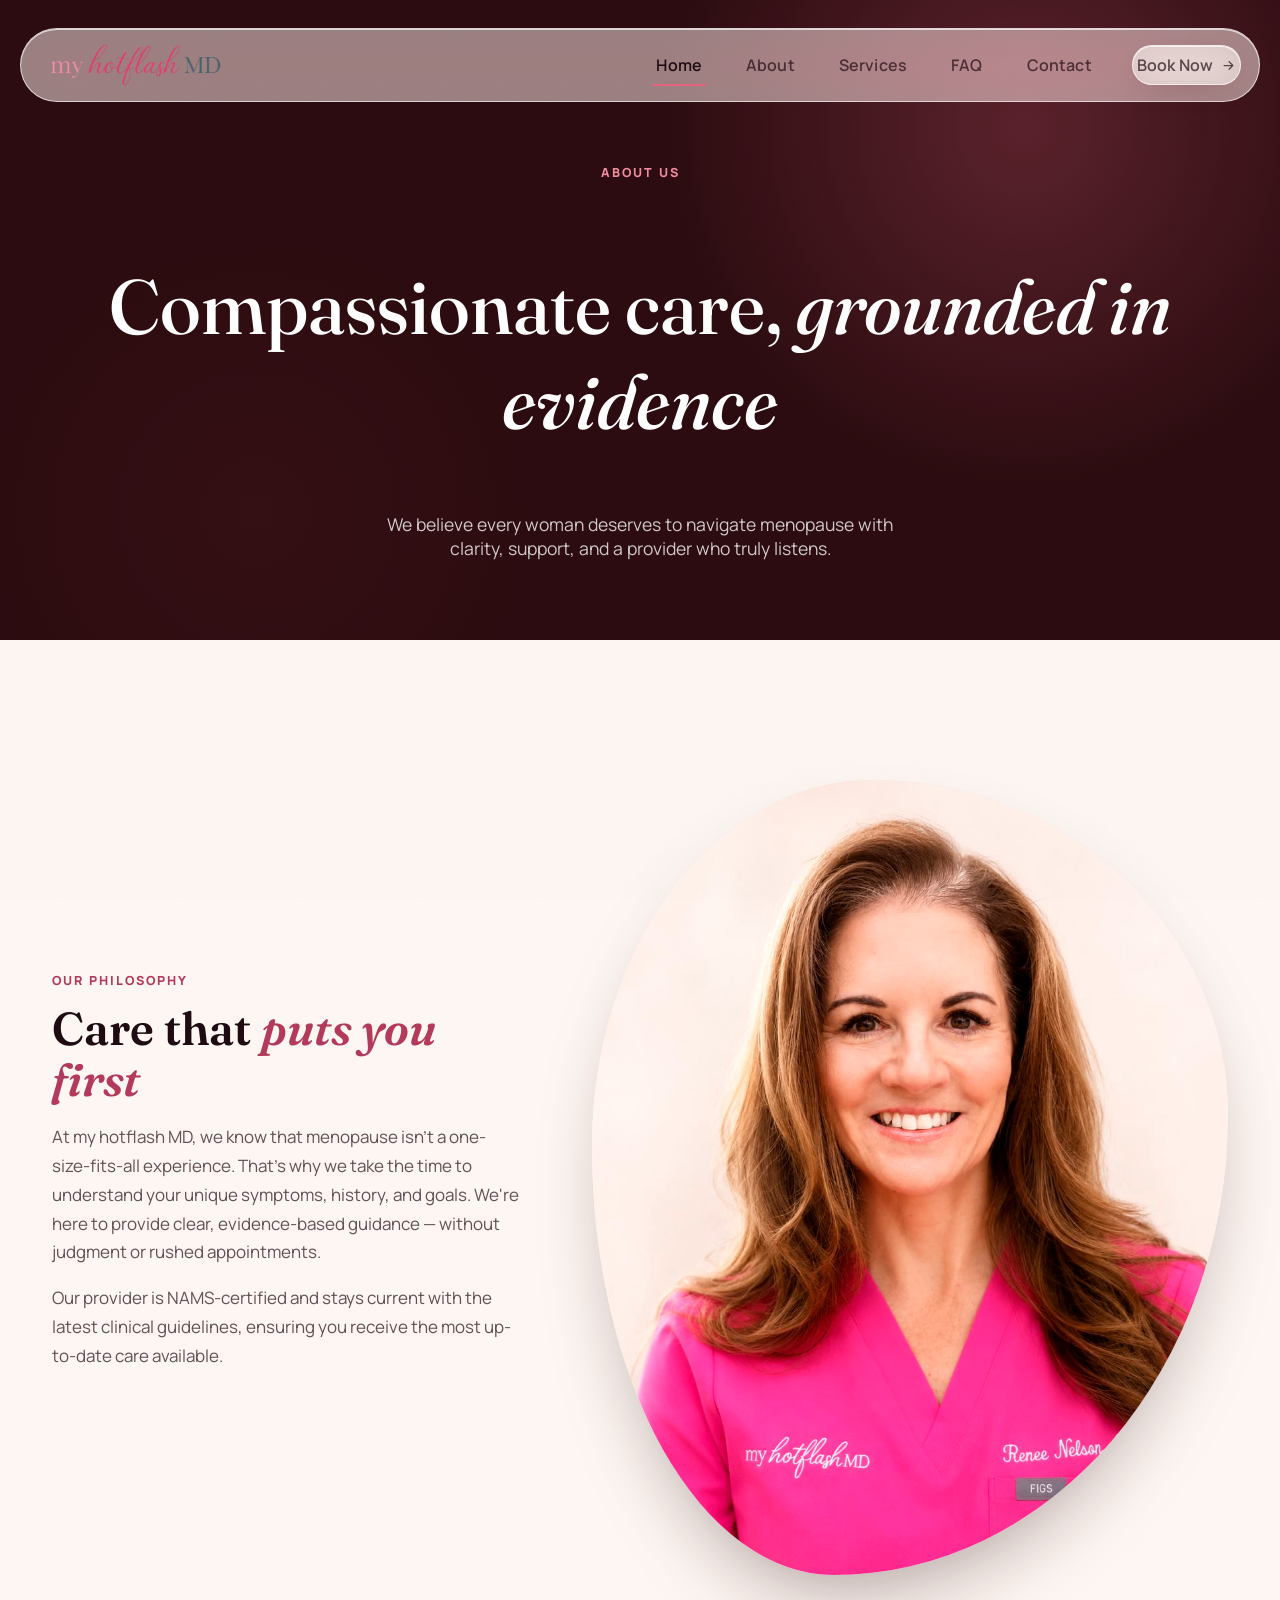
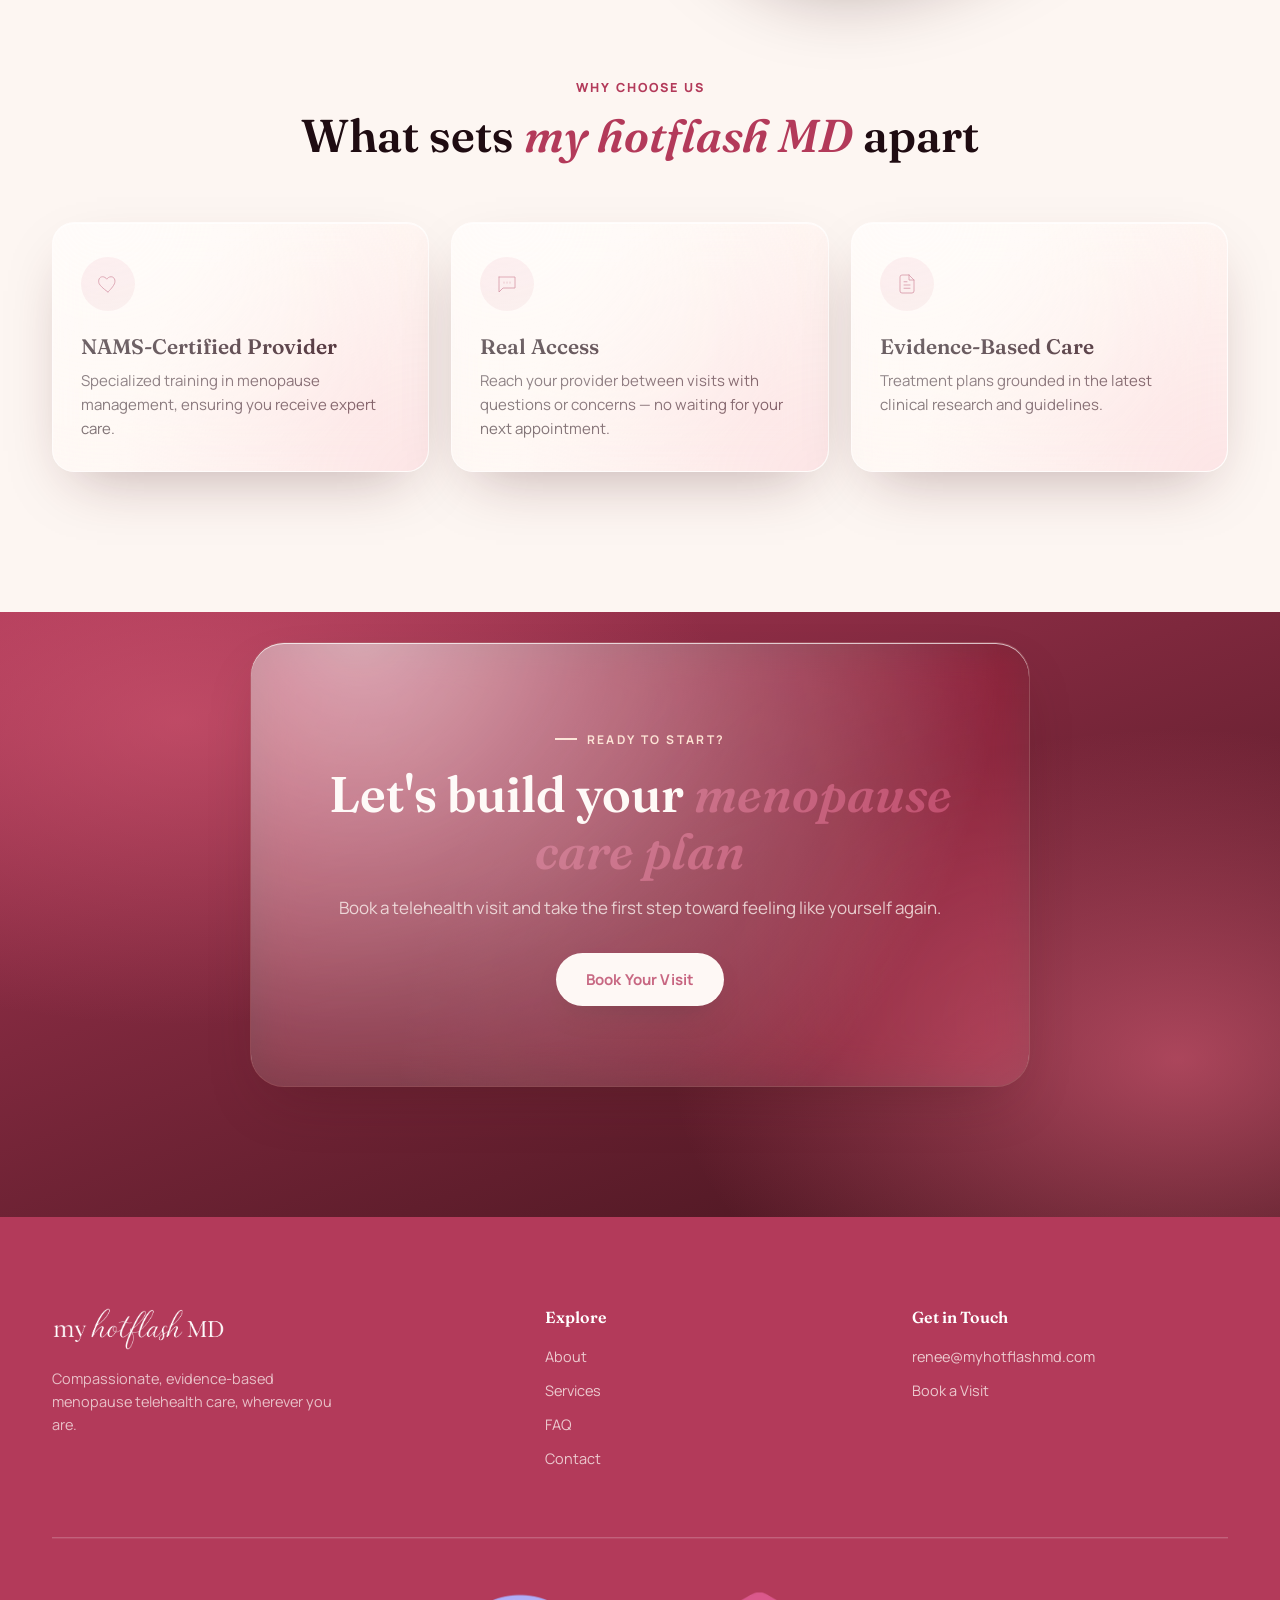
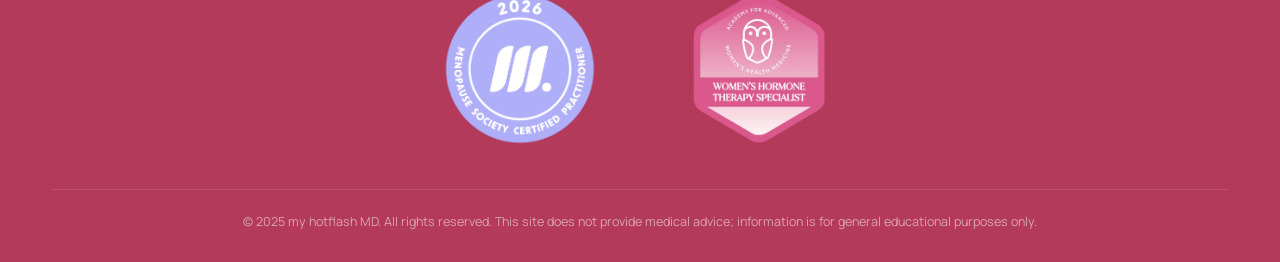
<file: about.html>
<!DOCTYPE html>
<html lang="en">
<head>
  <meta charset="UTF-8" />
  <meta name="viewport" content="width=device-width, initial-scale=1.0" />
  <title>About · my hotflash MD</title>
  <meta name="description" content="Learn about my hotflash MD and our compassionate approach to menopause care." />
  <link rel="icon" href="data:image/svg+xml,%3Csvg xmlns='http://www.w3.org/2000/svg' viewBox='0 0 100 100'%3E%3Ccircle cx='50' cy='50' r='46' fill='%23e5637f'/%3E%3Cpath d='M34 42c4-6 12-8 18-4 6-4 14-2 18 4-2 8-8 14-18 18-10-4-16-10-18-18z' fill='%23fbdce3'/%3E%3C/svg%3E" />
  <link rel="preconnect" href="https://fonts.googleapis.com" />
  <link rel="preconnect" href="https://fonts.gstatic.com" crossorigin />
  <link href="https://fonts.googleapis.com/css2?family=Fraunces:ital,opsz,wght@0,9..144,400;0,9..144,500;0,9..144,600;0,9..144,700;1,9..144,500;1,9..144,600&family=Manrope:wght@400;500;600;700;800&display=swap" rel="stylesheet" />
  <link rel="stylesheet" href="style.css?v=2.0" />
</head>
<body>

<div class="grain" aria-hidden="true"></div>

<header class="site-header" data-header>
  <div class="header-inner">
    <a href="index.html" class="logo-link">
      <img src="assets/logo-cropped.png" alt="my hotflash MD logo" />
    </a>

    <nav class="main-nav" data-nav>
      <ul>
        <li><a href="index.html" class="active">Home</a></li>
        <li><a href="about.html">About</a></li>
        <li><a href="services.html">Services</a></li>
        <li><a href="faq.html">FAQ</a></li>
        <li><a href="contact.html">Contact</a></li>
      </ul>
      <a href="https://calendly.com/renee-myhotflashmd/new-meeting" class="nav-cta glass-pill" target="_blank" rel="noopener">
        <span>Book Now</span>
        <svg viewBox="0 0 24 24" width="15" height="15" fill="none" stroke="currentColor" stroke-width="2" stroke-linecap="round" stroke-linejoin="round"><path d="M5 12h14M13 6l6 6-6 6"/></svg>
      </a>
    </nav>

    <button class="nav-toggle" data-nav-toggle aria-label="Toggle menu" aria-expanded="false">
      <span></span><span></span><span></span>
    </button>
  </div>
</header>

<main>
  <section class="page-hero">
    <div class="container">
      <span class="eyebrow">About Us</span>
      <h1>Compassionate care, <em>grounded in evidence</em></h1>
      <p>We believe every woman deserves to navigate menopause with clarity, support, and a provider who truly listens.</p>
    </div>
  </section>

  <section class="index-section">
    <div class="container">
      <div class="story-grid">
        <div class="story-content reveal">
          <span class="eyebrow">Our Philosophy</span>
          <h2>Care that <em>puts you first</em></h2>
          <p style="font-size:17px; line-height:1.7; color:var(--ink-soft);">At my hotflash MD, we know that menopause isn't a one-size-fits-all experience. That's why we take the time to understand your unique symptoms, history, and goals. We're here to provide clear, evidence-based guidance — without judgment or rushed appointments.</p>
          <p style="font-size:17px; line-height:1.7; color:var(--ink-soft);">Our provider is NAMS-certified and stays current with the latest clinical guidelines, ensuring you receive the most up-to-date care available.</p>
        </div>
        <div class="story-visual reveal">
          <div class="blob-shape">
            <img src="assets/profile.jpeg" alt="Provider consultation" loading="lazy" />
          </div>
        </div>
      </div>
    </div>
  </section>

  <section class="notes-section alt-bg">
    <div class="container">
      <div class="section-head reveal" style="text-align:center; max-width:720px; margin:0 auto 60px;">
        <span class="eyebrow">Why Choose Us</span>
        <h2>What sets <em>my hotflash MD</em> apart</h2>
      </div>
      <div class="feature-grid">
        <div class="feature glass reveal" style="--delay:0">
          <div class="glass-sheen"></div>
          <div class="icon-draw">
            <svg viewBox="0 0 48 48" fill="none" stroke="currentColor" stroke-width="1.6" stroke-linecap="round" stroke-linejoin="round">
              <path class="draw-path" d="M24 40s-13-8.6-17.6-16.4C3.5 16.8 6.6 9.5 13 9.5c4 0 6.9 2.3 8.6 4.9 1.7-2.6 4.6-4.9 8.6-4.9 6.4 0 9.5 7.3 6.6 14.1C33.2 31.4 24 40 24 40z" />
            </svg>
          </div>
          <h3>NAMS-Certified Provider</h3>
          <p>Specialized training in menopause management, ensuring you receive expert care.</p>
        </div>
        <div class="feature glass reveal" style="--delay:1">
          <div class="glass-sheen"></div>
          <div class="icon-draw">
            <svg viewBox="0 0 48 48" fill="none" stroke="currentColor" stroke-width="1.6" stroke-linecap="round" stroke-linejoin="round">
              <path class="draw-path" d="M8 10h32v22H16l-8 8V10z" />
              <circle class="draw-dot" cx="18" cy="21" r="1.2" fill="currentColor" stroke="none" />
              <circle class="draw-dot" cx="24" cy="21" r="1.2" fill="currentColor" stroke="none" />
              <circle class="draw-dot" cx="30" cy="21" r="1.2" fill="currentColor" stroke="none" />
            </svg>
          </div>
          <h3>Real Access</h3>
          <p>Reach your provider between visits with questions or concerns — no waiting for your next appointment.</p>
        </div>
        <div class="feature glass reveal" style="--delay:2">
          <div class="glass-sheen"></div>
          <div class="icon-draw">
            <svg viewBox="0 0 48 48" fill="none" stroke="currentColor" stroke-width="1.6" stroke-linecap="round" stroke-linejoin="round">
              <path class="draw-path" d="M28 6H14a4 4 0 0 0-4 4v28a4 4 0 0 0 4 4h20a4 4 0 0 0 4-4V16L28 6z" />
              <path class="draw-path" d="M28 6v10h10" />
              <path class="draw-path" d="M18 26h12M18 32.5h12M18 19.5h6" />
            </svg>
          </div>
          <h3>Evidence-Based Care</h3>
          <p>Treatment plans grounded in the latest clinical research and guidelines.</p>
        </div>
      </div>
    </div>
  </section>

  <section class="cta-band">
    <div class="cta-glow" aria-hidden="true"></div>
    <div class="container">
      <div class="cta-glass glass reveal">
        <div class="glass-sheen"></div>
        <span class="issue-tag issue-tag--light">Ready to Start?</span>
        <h2>Let's build your <em>menopause care plan</em></h2>
        <p>Book a telehealth visit and take the first step toward feeling like yourself again.</p>
        <a href="https://calendly.com/renee-myhotflashmd/new-meeting" class="btn btn-light" target="_blank" rel="noopener">Book Your Visit</a>
      </div>
    </div>
  </section>
</main>

<!-- ========== FOOTER - PINK THEME ========== -->
<footer class="site-footer">
  <div class="container">
    <div class="footer-inner">
      <div class="footer-brand">
        <img src="assets/logo-cropped.png" alt="my hotflash MD" />
        <p>Compassionate, evidence-based menopause telehealth care, wherever you are.</p>
      </div>
      <div class="footer-col">
        <h4>Explore</h4>
        <ul>
          <li><a href="about.html">About</a></li>
          <li><a href="services.html">Services</a></li>
          <li><a href="faq.html">FAQ</a></li>
          <li><a href="contact.html">Contact</a></li>
        </ul>
      </div>
      <div class="footer-col">
        <h4>Get in Touch</h4>
        <ul>
          <li><a href="mailto:renee@myhotflashmd.com">renee@myhotflashmd.com</a></li>
          <li><a href="https://calendly.com/renee-myhotflashmd/new-meeting" target="_blank" rel="noopener">Book a Visit</a></li>
        </ul>
      </div>
    </div>

    <div class="badge-row">
      <div class="badge-blob">
        <img src="assets/badge1.png" alt="NAMS Certified" loading="lazy" />
      </div>
      <div class="badge-blob">
        <img src="assets/badge2.png" alt="Telehealth Excellence" loading="lazy" />
      </div>
    </div>

    <div class="footer-bottom">
      &copy; 2025 my hotflash MD. All rights reserved. This site does not provide medical advice; information is for general educational purposes only.
    </div>
  </div>
</footer>

<script src="nav.js?v=2.0"></script>
</body>
</html>
</file>
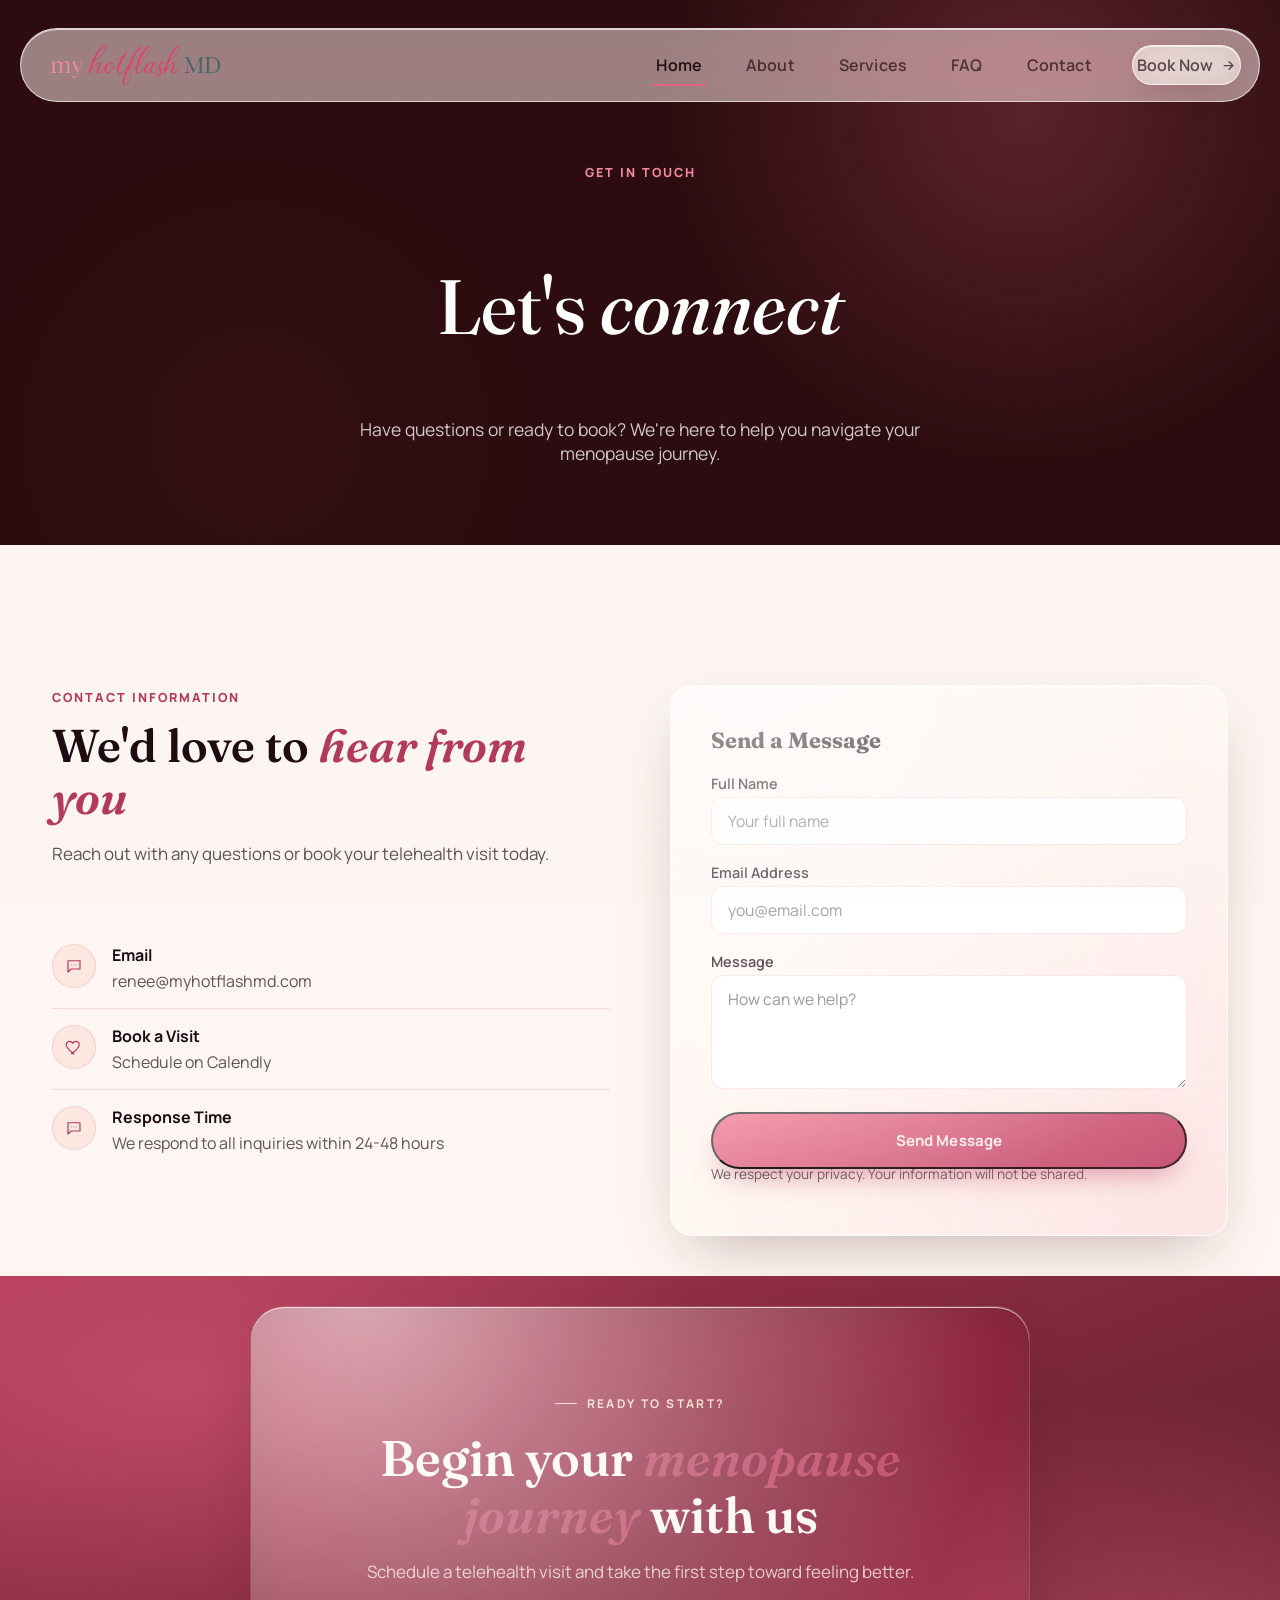
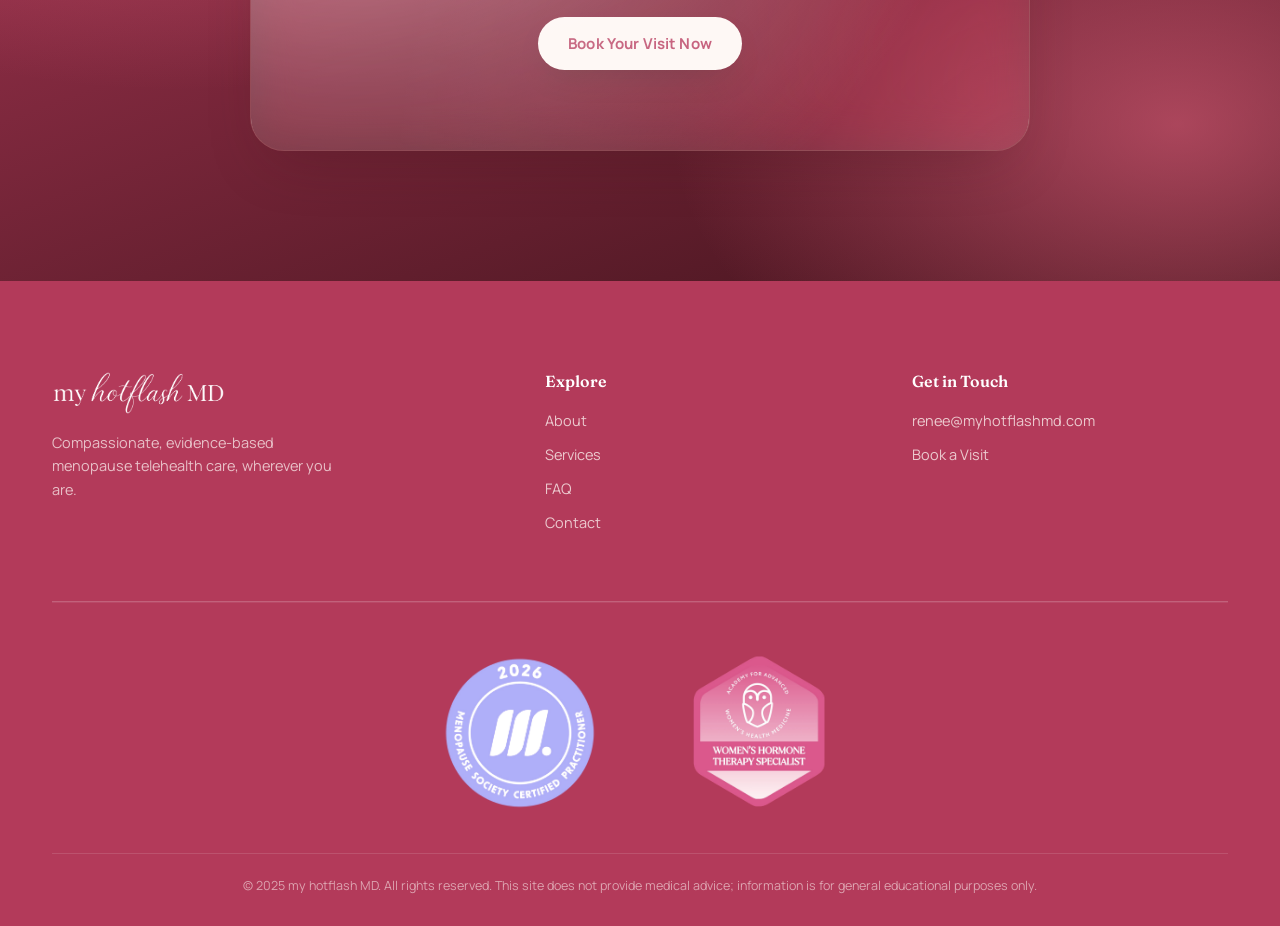
<file: contact.html>
<!DOCTYPE html>
<html lang="en">
<head>
  <meta charset="UTF-8" />
  <meta name="viewport" content="width=device-width, initial-scale=1.0" />
  <title>Contact · my hotflash MD</title>
  <meta name="description" content="Get in touch with my hotflash MD for menopause telehealth care. Schedule a visit or ask us your questions." />
  <link rel="icon" href="data:image/svg+xml,%3Csvg xmlns='http://www.w3.org/2000/svg' viewBox='0 0 100 100'%3E%3Ccircle cx='50' cy='50' r='46' fill='%23e5637f'/%3E%3Cpath d='M34 42c4-6 12-8 18-4 6-4 14-2 18 4-2 8-8 14-18 18-10-4-16-10-18-18z' fill='%23fbdce3'/%3E%3C/svg%3E" />
  <link rel="preconnect" href="https://fonts.googleapis.com" />
  <link rel="preconnect" href="https://fonts.gstatic.com" crossorigin />
  <link href="https://fonts.googleapis.com/css2?family=Fraunces:ital,opsz,wght@0,9..144,400;0,9..144,500;0,9..144,600;0,9..144,700;1,9..144,500;1,9..144,600&family=Manrope:wght@400;500;600;700;800&display=swap" rel="stylesheet" />
  <link rel="stylesheet" href="style.css?v=2.0" />
</head>
<body>

<div class="grain" aria-hidden="true"></div>

<header class="site-header" data-header>
  <div class="header-inner">
    <a href="index.html" class="logo-link">
      <img src="assets/logo-cropped.png" alt="my hotflash MD logo" />
    </a>

    <nav class="main-nav" data-nav>
      <ul>
        <li><a href="index.html" class="active">Home</a></li>
        <li><a href="about.html">About</a></li>
        <li><a href="services.html">Services</a></li>
        <li><a href="faq.html">FAQ</a></li>
        <li><a href="contact.html">Contact</a></li>
      </ul>
      <a href="https://calendly.com/renee-myhotflashmd/new-meeting" class="nav-cta glass-pill" target="_blank" rel="noopener">
        <span>Book Now</span>
        <svg viewBox="0 0 24 24" width="15" height="15" fill="none" stroke="currentColor" stroke-width="2" stroke-linecap="round" stroke-linejoin="round"><path d="M5 12h14M13 6l6 6-6 6"/></svg>
      </a>
    </nav>

    <button class="nav-toggle" data-nav-toggle aria-label="Toggle menu" aria-expanded="false">
      <span></span><span></span><span></span>
    </button>
  </div>
</header>

<main>
  <section class="page-hero">
    <div class="container">
      <span class="eyebrow">Get in Touch</span>
      <h1>Let's <em>connect</em></h1>
      <p>Have questions or ready to book? We're here to help you navigate your menopause journey.</p>
    </div>
  </section>

  <section class="index-section">
    <div class="container">
      <div class="contact-grid">
        <div>
          <div class="section-head reveal">
            <span class="eyebrow">Contact Information</span>
            <h2>We'd love to <em>hear from you</em></h2>
            <p>Reach out with any questions or book your telehealth visit today.</p>
          </div>

          <div class="contact-item reveal" style="--delay:0">
            <div class="contact-icon">
              <svg viewBox="0 0 24 24" fill="none" stroke="currentColor" stroke-width="1.6" stroke-linecap="round" stroke-linejoin="round">
                <path d="M4 5h16v11H8l-4 4V5z" />
                <circle cx="9" cy="10.5" r="0.6" fill="currentColor" stroke="none" />
                <circle cx="12" cy="10.5" r="0.6" fill="currentColor" stroke="none" />
                <circle cx="15" cy="10.5" r="0.6" fill="currentColor" stroke="none" />
              </svg>
            </div>
            <div>
              <h4 style="font-family:var(--font-body); font-weight:700; font-size:16px; margin:0 0 4px;">Email</h4>
              <a href="mailto:renee@myhotflashmd.com" style="color:var(--ink-soft);">renee@myhotflashmd.com</a>
            </div>
          </div>

          <div class="contact-item reveal" style="--delay:1">
            <div class="contact-icon">
              <svg viewBox="0 0 24 24" fill="none" stroke="currentColor" stroke-width="1.6" stroke-linecap="round" stroke-linejoin="round">
                <path d="M12 21s-7-4.6-9.5-9C.5 8.2 2.3 4.5 6 4.5c2 0 3.5 1.1 4.3 2.4C11.1 5.6 12.6 4.5 14.6 4.5c3.7 0 5.5 3.7 3.5 7.5-2.5 4.4-9.5 9-9.5 9z" />
              </svg>
            </div>
            <div>
              <h4 style="font-family:var(--font-body); font-weight:700; font-size:16px; margin:0 0 4px;">Book a Visit</h4>
              <a href="https://calendly.com/renee-myhotflashmd/new-meeting" target="_blank" rel="noopener" style="color:var(--ink-soft);">Schedule on Calendly</a>
            </div>
          </div>

          <div class="contact-item reveal" style="--delay:2">
            <div class="contact-icon">
              <svg viewBox="0 0 24 24" fill="none" stroke="currentColor" stroke-width="1.6" stroke-linecap="round" stroke-linejoin="round">
                <path d="M4 5h16v11H8l-4 4V5z" />
                <circle cx="9" cy="10.5" r="0.6" fill="currentColor" stroke="none" />
                <circle cx="12" cy="10.5" r="0.6" fill="currentColor" stroke="none" />
                <circle cx="15" cy="10.5" r="0.6" fill="currentColor" stroke="none" />
              </svg>
            </div>
            <div>
              <h4 style="font-family:var(--font-body); font-weight:700; font-size:16px; margin:0 0 4px;">Response Time</h4>
              <p style="margin:0; color:var(--ink-soft);">We respond to all inquiries within 24-48 hours</p>
            </div>
          </div>
        </div>

        <div class="reveal" style="--delay:3">
          <div class="glass" style="padding:40px; border-radius:var(--radius-md);">
            <div class="glass-sheen"></div>
            <h3 style="font-family:var(--font-display); font-size:22px; margin:0 0 20px;">Send a Message</h3>
            <form class="contact-form" action="#" method="POST">
              <div style="margin-bottom:18px;">
                <label for="name">Full Name</label>
                <input type="text" id="name" name="name" required placeholder="Your full name" />
              </div>
              <div style="margin-bottom:18px;">
                <label for="email">Email Address</label>
                <input type="email" id="email" name="email" required placeholder="you@email.com" />
              </div>
              <div style="margin-bottom:18px;">
                <label for="message">Message</label>
                <textarea id="message" name="message" rows="4" required placeholder="How can we help?" style="resize:vertical;"></textarea>
              </div>
              <button type="submit" class="btn btn-primary" style="width:100%; justify-content:center;">Send Message</button>
              <p class="form-note">We respect your privacy. Your information will not be shared.</p>
            </form>
          </div>
        </div>
      </div>
    </div>
  </section>

  <section class="cta-band">
    <div class="cta-glow" aria-hidden="true"></div>
    <div class="container">
      <div class="cta-glass glass reveal">
        <div class="glass-sheen"></div>
        <span class="issue-tag issue-tag--light">Ready to Start?</span>
        <h2>Begin your <em>menopause journey</em> with us</h2>
        <p>Schedule a telehealth visit and take the first step toward feeling better.</p>
        <a href="https://calendly.com/renee-myhotflashmd/new-meeting" class="btn btn-light" target="_blank" rel="noopener">Book Your Visit Now</a>
      </div>
    </div>
  </section>
</main>

<!-- ========== FOOTER - PINK THEME ========== -->
<footer class="site-footer">
  <div class="container">
    <div class="footer-inner">
      <div class="footer-brand">
        <img src="assets/logo-cropped.png" alt="my hotflash MD" />
        <p>Compassionate, evidence-based menopause telehealth care, wherever you are.</p>
      </div>
      <div class="footer-col">
        <h4>Explore</h4>
        <ul>
          <li><a href="about.html">About</a></li>
          <li><a href="services.html">Services</a></li>
          <li><a href="faq.html">FAQ</a></li>
          <li><a href="contact.html">Contact</a></li>
        </ul>
      </div>
      <div class="footer-col">
        <h4>Get in Touch</h4>
        <ul>
          <li><a href="mailto:renee@myhotflashmd.com">renee@myhotflashmd.com</a></li>
          <li><a href="https://calendly.com/renee-myhotflashmd/new-meeting" target="_blank" rel="noopener">Book a Visit</a></li>
        </ul>
      </div>
    </div>

    <div class="badge-row">
      <div class="badge-blob">
        <img src="assets/badge1.png" alt="NAMS Certified" loading="lazy" />
      </div>
      <div class="badge-blob">
        <img src="assets/badge2.png" alt="Telehealth Excellence" loading="lazy" />
      </div>
    </div>

    <div class="footer-bottom">
      &copy; 2025 my hotflash MD. All rights reserved. This site does not provide medical advice; information is for general educational purposes only.
    </div>
  </div>
</footer>

<script src="nav.js?v=2.0"></script>
</body>
</html>
</file>
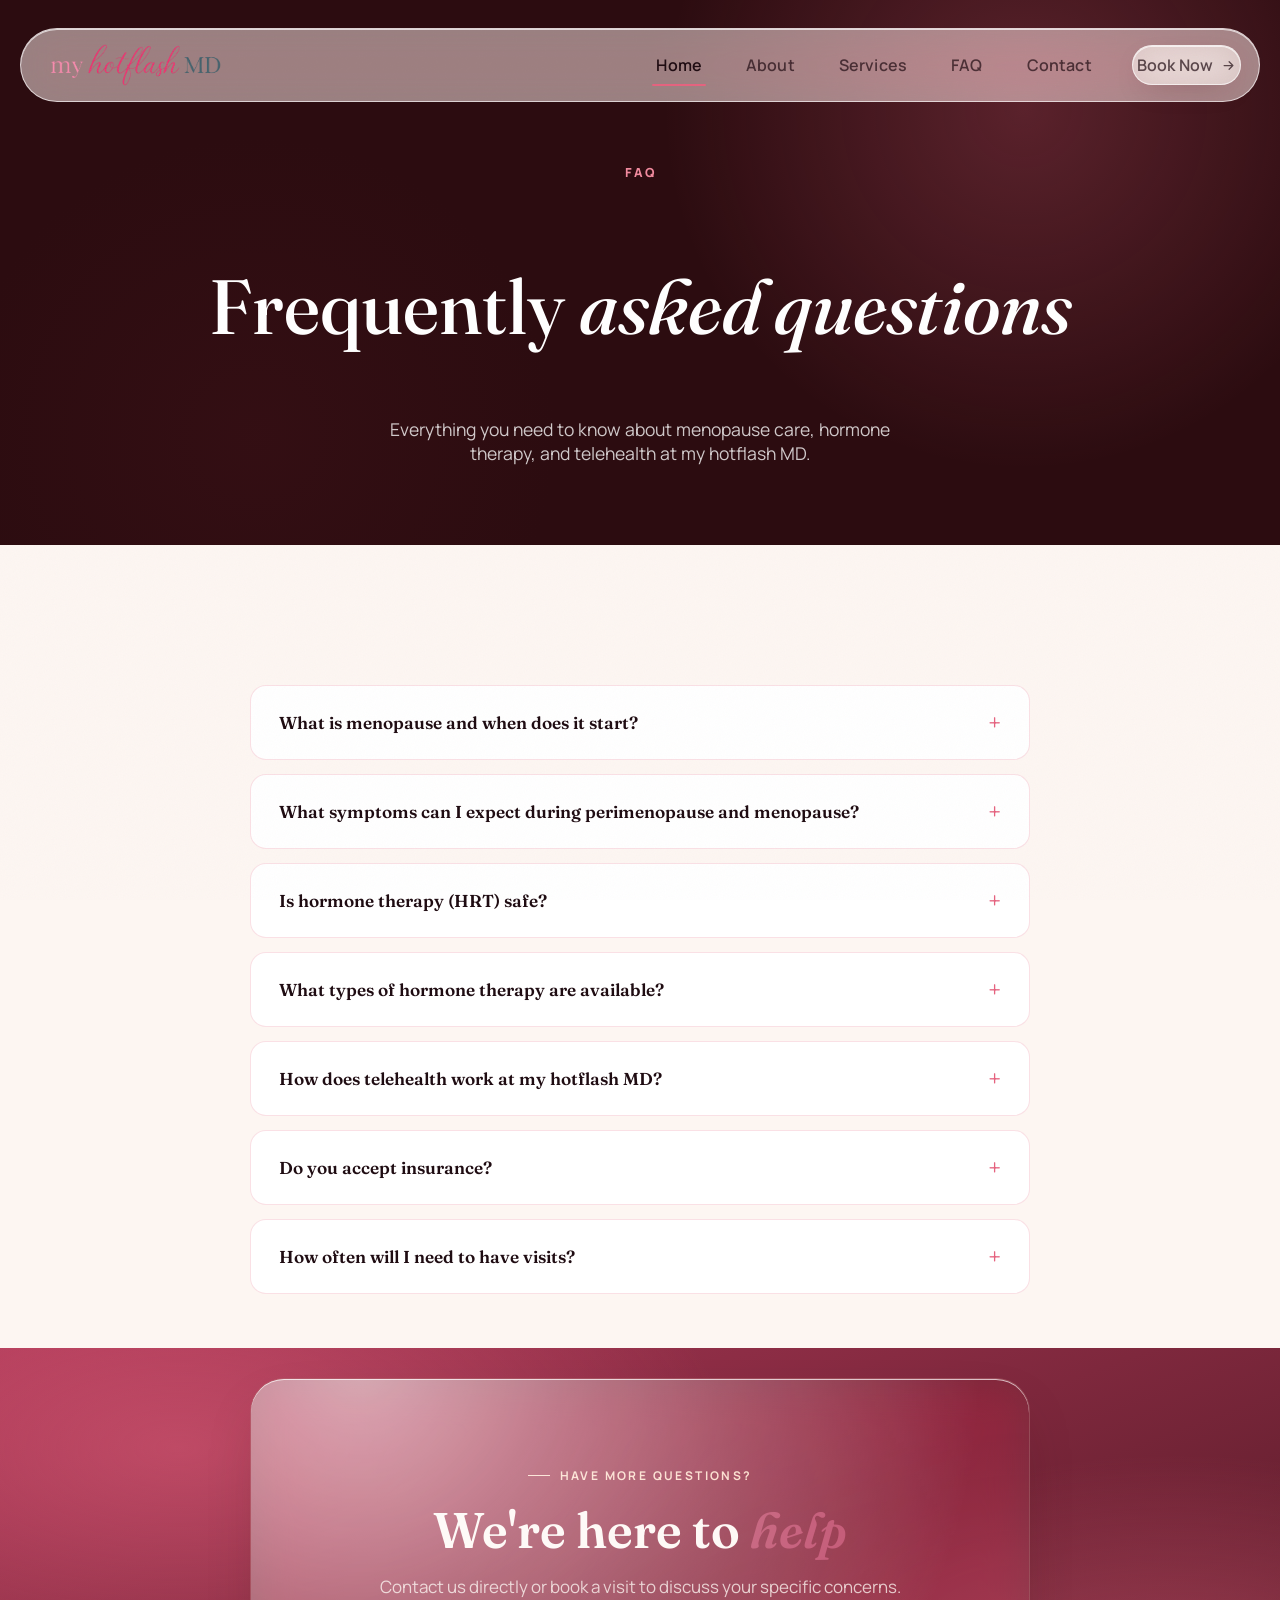
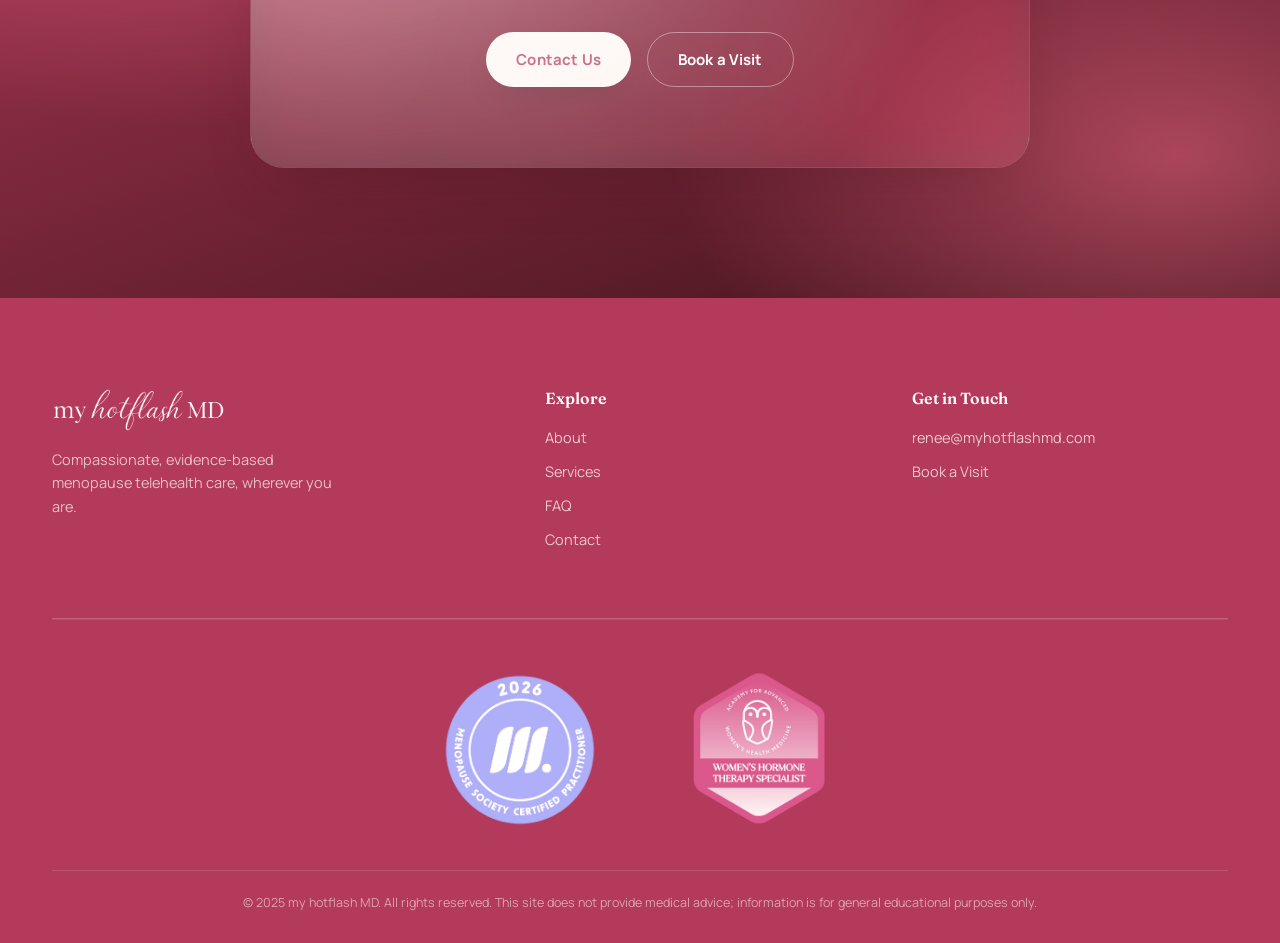
<file: faq.html>
<!DOCTYPE html>
<html lang="en">
<head>
  <meta charset="UTF-8" />
  <meta name="viewport" content="width=device-width, initial-scale=1.0" />
  <title>FAQ · my hotflash MD</title>
  <meta name="description" content="Frequently asked questions about menopause, hormone therapy, and telehealth care at my hotflash MD." />
  <link rel="icon" href="data:image/svg+xml,%3Csvg xmlns='http://www.w3.org/2000/svg' viewBox='0 0 100 100'%3E%3Ccircle cx='50' cy='50' r='46' fill='%23e5637f'/%3E%3Cpath d='M34 42c4-6 12-8 18-4 6-4 14-2 18 4-2 8-8 14-18 18-10-4-16-10-18-18z' fill='%23fbdce3'/%3E%3C/svg%3E" />
  <link rel="preconnect" href="https://fonts.googleapis.com" />
  <link rel="preconnect" href="https://fonts.gstatic.com" crossorigin />
  <link href="https://fonts.googleapis.com/css2?family=Fraunces:ital,opsz,wght@0,9..144,400;0,9..144,500;0,9..144,600;0,9..144,700;1,9..144,500;1,9..144,600&family=Manrope:wght@400;500;600;700;800&display=swap" rel="stylesheet" />
  <link rel="stylesheet" href="style.css?v=2.0" />
</head>
<body>

<div class="grain" aria-hidden="true"></div>

<header class="site-header" data-header>
  <div class="header-inner">
    <a href="index.html" class="logo-link">
      <img src="assets/logo-cropped.png" alt="my hotflash MD logo" />
    </a>

    <nav class="main-nav" data-nav>
      <ul>
        <li><a href="index.html" class="active">Home</a></li>
        <li><a href="about.html">About</a></li>
        <li><a href="services.html">Services</a></li>
        <li><a href="faq.html">FAQ</a></li>
        <li><a href="contact.html">Contact</a></li>
      </ul>
      <a href="https://calendly.com/renee-myhotflashmd/new-meeting" class="nav-cta glass-pill" target="_blank" rel="noopener">
        <span>Book Now</span>
        <svg viewBox="0 0 24 24" width="15" height="15" fill="none" stroke="currentColor" stroke-width="2" stroke-linecap="round" stroke-linejoin="round"><path d="M5 12h14M13 6l6 6-6 6"/></svg>
      </a>
    </nav>

    <button class="nav-toggle" data-nav-toggle aria-label="Toggle menu" aria-expanded="false">
      <span></span><span></span><span></span>
    </button>
  </div>
</header>

<main>
  <section class="page-hero">
    <div class="container">
      <span class="eyebrow">FAQ</span>
      <h1>Frequently <em>asked questions</em></h1>
      <p>Everything you need to know about menopause care, hormone therapy, and telehealth at my hotflash MD.</p>
    </div>
  </section>

  <section class="index-section">
    <div class="container">
      <div class="faq-container">
        <div class="faq-item reveal" style="--delay:0">
          <details>
            <summary>What is menopause and when does it start?</summary>
            <div class="faq-answer">
              <p>Menopause is defined as the time when you've gone 12 consecutive months without a menstrual period. For most women, this occurs between ages 45 and 55, with the average age being 51. Perimenopause — the transitional period leading up to menopause — can begin 8-10 years earlier and bring many of the symptoms associated with this life stage.</p>
            </div>
          </details>
        </div>

        <div class="faq-item reveal" style="--delay:1">
          <details>
            <summary>What symptoms can I expect during perimenopause and menopause?</summary>
            <div class="faq-answer">
              <p>Common symptoms include hot flashes, night sweats, sleep disruption, mood changes, brain fog, vaginal dryness, decreased libido, weight changes, and joint pain. Every woman's experience is unique — some may have mild symptoms while others experience more significant challenges.</p>
            </div>
          </details>
        </div>

        <div class="faq-item reveal" style="--delay:2">
          <details>
            <summary>Is hormone therapy (HRT) safe?</summary>
            <div class="faq-answer">
              <p>For many women, hormone therapy is safe and effective when prescribed appropriately. Current guidelines support HRT as the most effective treatment for managing menopause symptoms. Your provider will assess your individual risk factors and help you make an informed decision. We recommend starting HRT within 10 years of menopause onset for the best risk-benefit profile.</p>
            </div>
          </details>
        </div>

        <div class="faq-item reveal" style="--delay:3">
          <details>
            <summary>What types of hormone therapy are available?</summary>
            <div class="faq-answer">
              <p>Options include estrogen alone (for those who've had a hysterectomy) or combined estrogen-progestogen therapy. Available delivery methods include oral pills, transdermal patches, gels, sprays, and vaginal preparations. Your provider will help determine the best formulation based on your symptoms, health history, and preferences.</p>
            </div>
          </details>
        </div>

        <div class="faq-item reveal" style="--delay:4">
          <details>
            <summary>How does telehealth work at my hotflash MD?</summary>
            <div class="faq-answer">
              <p>Our visits are conducted via secure video conferencing from the comfort of your home. During your appointment, we'll discuss your symptoms, medical history, and goals. Prescriptions are sent directly to your pharmacy, and you can reach out with questions between visits through our secure messaging system.</p>
            </div>
          </details>
        </div>

        <div class="faq-item reveal" style="--delay:5">
          <details>
            <summary>Do you accept insurance?</summary>
            <div class="faq-answer">
              <p>We are an out-of-network provider. We provide detailed superbills that you can submit to your insurance for potential reimbursement. We accept all major credit cards and HSA/FSA cards. Contact us for more information about pricing and payment options.</p>
            </div>
          </details>
        </div>

        <div class="faq-item reveal" style="--delay:6">
          <details>
            <summary>How often will I need to have visits?</summary>
            <div class="faq-answer">
              <p>Initial consultations are comprehensive and typically last 45-60 minutes. Follow-up visits are scheduled based on your individual needs — usually every 1-3 months initially, then less frequently as your plan stabilizes. We also offer check-ins between scheduled appointments as needed.</p>
            </div>
          </details>
        </div>
      </div>
    </div>
  </section>

  <section class="cta-band">
    <div class="cta-glow" aria-hidden="true"></div>
    <div class="container">
      <div class="cta-glass glass reveal">
        <div class="glass-sheen"></div>
        <span class="issue-tag issue-tag--light">Have More Questions?</span>
        <h2>We're here to <em>help</em></h2>
        <p>Contact us directly or book a visit to discuss your specific concerns.</p>
        <div style="display:flex; gap:16px; justify-content:center; flex-wrap:wrap;">
          <a href="contact.html" class="btn btn-light">Contact Us</a>
          <a href="https://calendly.com/renee-myhotflashmd/new-meeting" class="btn btn-outline" style="color:#fff; border-color:rgba(255,255,255,0.4);">Book a Visit</a>
        </div>
      </div>
    </div>
  </section>
</main>

<!-- ========== FOOTER - PINK THEME ========== -->
<footer class="site-footer">
  <div class="container">
    <div class="footer-inner">
      <div class="footer-brand">
        <img src="assets/logo-cropped.png" alt="my hotflash MD" />
        <p>Compassionate, evidence-based menopause telehealth care, wherever you are.</p>
      </div>
      <div class="footer-col">
        <h4>Explore</h4>
        <ul>
          <li><a href="about.html">About</a></li>
          <li><a href="services.html">Services</a></li>
          <li><a href="faq.html">FAQ</a></li>
          <li><a href="contact.html">Contact</a></li>
        </ul>
      </div>
      <div class="footer-col">
        <h4>Get in Touch</h4>
        <ul>
          <li><a href="mailto:renee@myhotflashmd.com">renee@myhotflashmd.com</a></li>
          <li><a href="https://calendly.com/renee-myhotflashmd/new-meeting" target="_blank" rel="noopener">Book a Visit</a></li>
        </ul>
      </div>
    </div>

    <div class="badge-row">
      <div class="badge-blob">
        <img src="assets/badge1.png" alt="NAMS Certified" loading="lazy" />
      </div>
      <div class="badge-blob">
        <img src="assets/badge2.png" alt="Telehealth Excellence" loading="lazy" />
      </div>
    </div>

    <div class="footer-bottom">
      &copy; 2025 my hotflash MD. All rights reserved. This site does not provide medical advice; information is for general educational purposes only.
    </div>
  </div>
</footer>

<script src="nav.js?v=2.0"></script>
</body>
</html>
</file>
<file: style.css>
/* =========================================================
   my hotflash MD — PINK REVIVAL · Complete Stylesheet
   ========================================================= */

:root {
  --paper: #FDF6F2;
  --paper-soft: #FCE8E0;
  --paper-line: rgba(229, 99, 127, 0.2);

  --ink: #1F0C12;
  --ink-soft: rgba(31, 12, 18, 0.7);
  --ink-faint: rgba(31, 12, 18, 0.4);

  --brick: #B0362A;
  --brick-deep: #7C2620;
  --brick-bright: #D4523F;
  --wine: #45141B;
  --wine-deep: #2C0C10;
  --blush: #FAD5C0;
  --gold: #C99A52;

  --rose: #E5637F;
  --rose-bright: #F28B9F;
  --rose-deep: #B33A5A;
  --rose-soft: #FBDCE3;
  --pink-petals: #FFD9E6;
  --pink-mist: rgba(245, 180, 200, 0.35);

  --glass-bg: rgba(255, 250, 246, 0.5);
  --glass-bg-dark: rgba(69, 20, 27, 0.38);
  --glass-border: rgba(255, 255, 255, 0.65);
  --glass-border-dark: rgba(255, 220, 205, 0.25);

  --font-display: "Fraunces", "Iowan Old Style", Georgia, serif;
  --font-body: "Manrope", -apple-system, BlinkMacSystemFont, sans-serif;

  --container: 1240px;
  --radius-lg: 34px;
  --radius-md: 22px;
  --radius-sm: 14px;

  --ease: cubic-bezier(.22, 1, .36, 1);
}

*,
*::before,
*::after {
  box-sizing: border-box;
}

html {
  scroll-behavior: smooth;
}

@media (prefers-reduced-motion: reduce) {
  html {
    scroll-behavior: auto;
  }
  *,
  *::before,
  *::after {
    animation-duration: 0.001ms !important;
    animation-iteration-count: 1 !important;
    transition-duration: 0.001ms !important;
  }
}

body {
  margin: 0;
  font-family: var(--font-body);
  background: var(--paper);
  color: var(--ink);
  -webkit-font-smoothing: antialiased;
  overflow-x: hidden;
}

img {
  max-width: 100%;
  display: block;
}

a {
  color: inherit;
  text-decoration: none;
}

ul {
  list-style: none;
  margin: 0;
  padding: 0;
}

button {
  font-family: inherit;
  cursor: pointer;
}

:focus-visible {
  outline: 2px solid var(--rose);
  outline-offset: 3px;
}

.container {
  max-width: var(--container);
  margin: 0 auto;
  padding: 0 32px;
}

.grain {
  position: fixed;
  inset: 0;
  z-index: 2000;
  pointer-events: none;
  opacity: 0.035;
  mix-blend-mode: multiply;
  background-image: url("data:image/svg+xml,%3Csvg xmlns='http://www.w3.org/2000/svg' width='120' height='120'%3E%3Cfilter id='n'%3E%3CfeTurbulence type='fractalNoise' baseFrequency='0.9' numOctaves='2' stitchTiles='stitch'/%3E%3C/filter%3E%3Crect width='100%25' height='100%25' filter='url(%23n)'/%3E%3C/svg%3E");
}

/* ---- glass ---- */
.glass {
  position: relative;
  background: var(--glass-bg);
  border: 1px solid var(--glass-border);
  backdrop-filter: blur(22px) saturate(160%);
  -webkit-backdrop-filter: blur(22px) saturate(160%);
  box-shadow:
    0 1px 0 rgba(255, 255, 255, 0.7) inset,
    0 24px 60px -24px rgba(69, 20, 27, 0.35);
  overflow: hidden;
}

.glass-sheen {
  position: absolute;
  inset: -40%;
  background:
    radial-gradient(circle at 30% 20%, rgba(255, 255, 255, 0.6), transparent 55%),
    radial-gradient(circle at 78% 82%, rgba(240, 131, 156, 0.35), transparent 50%);
  pointer-events: none;
  mix-blend-mode: screen;
  animation: sheen-drift 9s ease-in-out infinite;
}

@keyframes sheen-drift {
  0%,
  100% {
    transform: translate(0, 0) rotate(0deg);
  }
  50% {
    transform: translate(6%, 4%) rotate(6deg);
  }
}

.glass-pill {
  display: inline-flex;
  align-items: center;
  gap: 8px;
  padding: 11px 20px;
  border-radius: 999px;
  background: var(--glass-bg);
  border: 1px solid var(--glass-border);
  backdrop-filter: blur(18px) saturate(160%);
  -webkit-backdrop-filter: blur(18px) saturate(160%);
  box-shadow: 0 1px 0 rgba(255, 255, 255, 0.7) inset, 0 10px 30px -14px rgba(69, 20, 27, 0.4);
}

.btn {
  display: inline-flex;
  align-items: center;
  gap: 10px;
  font-family: var(--font-body);
  font-weight: 700;
  font-size: 15px;
  letter-spacing: 0.01em;
  padding: 16px 30px;
  border-radius: 999px;
  transition: transform .45s var(--ease), box-shadow .45s var(--ease), background .3s ease;
}

.btn-primary {
  background: linear-gradient(155deg, var(--rose-bright), var(--rose-deep));
  color: #FDEDE7;
  box-shadow: 0 14px 30px -12px rgba(179, 58, 90, 0.65);
}

.btn-primary:hover {
  transform: translateY(-3px);
  box-shadow: 0 18px 36px -12px rgba(179, 58, 90, 0.75);
}

.btn-outline {
  background: transparent;
  color: var(--ink);
  border: 1.5px solid var(--rose-deep);
}

.btn-outline:hover {
  background: var(--rose-deep);
  color: var(--paper);
  transform: translateY(-3px);
}

.btn-light {
  background: var(--paper);
  color: var(--rose-deep);
  box-shadow: 0 14px 30px -12px rgba(0, 0, 0, 0.25);
}

.btn-light:hover {
  transform: translateY(-3px);
}

/* ---- header with logo ---- */
.site-header {
  position: fixed;
  top: 0;
  left: 0;
  right: 0;
  z-index: 500;
  padding: 28px 0;
  transition: padding .4s var(--ease), background .4s var(--ease);
}

.site-header.is-scrolled {
  padding: 16px 0;
}

.header-inner {
  max-width: var(--container);
  margin: 0 auto;
  padding: 14px 18px 14px 28px;
  display: flex;
  align-items: center;
  justify-content: space-between;
  border-radius: 999px;
  background: rgba(255, 250, 246, 0.5);
  border: 1px solid var(--glass-border);
  backdrop-filter: blur(24px) saturate(180%);
  -webkit-backdrop-filter: blur(24px) saturate(180%);
  box-shadow: 0 1px 0 rgba(255, 255, 255, 0.7) inset;
  transition: box-shadow .4s var(--ease), background .4s var(--ease), padding .4s var(--ease);
}

.site-header.is-scrolled .header-inner {
  background: rgba(255, 250, 246, 0.88);
  box-shadow: 0 1px 0 rgba(255, 255, 255, 0.7) inset, 0 16px 40px -22px rgba(69, 20, 27, 0.35);
}

.logo-link {
  display: flex;
  align-items: center;
  flex-shrink: 0;
}

.logo-link img {
  height: 44px;
  width: auto;
  display: block;
}

.main-nav {
  display: flex;
  align-items: center;
  gap: 36px;
}

.main-nav ul {
  display: flex;
  gap: 36px;
}

.main-nav a {
  font-size: 16px;
  font-weight: 600;
  color: var(--ink-soft);
  position: relative;
  padding: 8px 4px;
  letter-spacing: 0.01em;
}

.main-nav a::after {
  content: "";
  position: absolute;
  left: 0;
  right: 100%;
  bottom: -2px;
  height: 2.5px;
  background: var(--rose);
  transition: right .35s var(--ease);
  border-radius: 2px;
}

.main-nav a:hover,
.main-nav a.active {
  color: var(--ink);
}

.main-nav a:hover::after,
.main-nav a.active::after {
  right: 0;
}

.nav-cta {
  font-size: 15px;
  font-weight: 700;
  color: var(--rose-deep);
  padding: 12px 24px;
}

.nav-cta svg {
  transition: transform .3s var(--ease);
}

.nav-cta:hover svg {
  transform: translateX(4px);
}

.nav-toggle {
  display: none;
  width: 48px;
  height: 48px;
  border-radius: 50%;
  background: transparent;
  border: none;
  flex-direction: column;
  align-items: center;
  justify-content: center;
  gap: 6px;
  padding: 0;
}

.nav-toggle span {
  width: 24px;
  height: 2.5px;
  background: var(--ink);
  border-radius: 2px;
  transition: transform .35s var(--ease), opacity .3s ease;
}

.nav-toggle.is-open span:nth-child(1) {
  transform: translateY(8.5px) rotate(45deg);
}

.nav-toggle.is-open span:nth-child(2) {
  opacity: 0;
}

.nav-toggle.is-open span:nth-child(3) {
  transform: translateY(-8.5px) rotate(-45deg);
}

/* ---- HERO · full-bleed background + blob image overlay ---- */
.spread {
  position: relative;
  height: 100svh;
  min-height: 620px;
  overflow: hidden;
  background: var(--wine-deep);
}

.spread-slide {
  position: absolute;
  inset: 0;
  opacity: 0;
  transition: opacity 1.1s var(--ease);
  pointer-events: none;
  display: flex;
  align-items: center;
  justify-content: center;
}

.spread-slide.is-active {
  opacity: 1;
  pointer-events: auto;
  z-index: 1;
}

.spread-bg {
  position: absolute;
  inset: 0;
  overflow: hidden;
}

.spread-bg img {
  width: 100%;
  height: 100%;
  object-fit: cover;
  transform: scale(1.06);
  transition: transform 9s linear;
}

.spread-slide.is-active .spread-bg img {
  transform: scale(1);
}

.spread-bg::after {
  content: "";
  position: absolute;
  inset: 0;
  background:
    linear-gradient(0deg, rgba(23, 8, 12, 0.78) 0%, rgba(23, 8, 12, 0.32) 42%, rgba(23, 8, 12, 0.12) 62%, rgba(23, 8, 12, 0.38) 100%),
    linear-gradient(100deg, rgba(23, 8, 12, 0.34) 0%, transparent 46%);
}

.spread-blob {
  position: relative;
  z-index: 2;
  width: clamp(260px, 40vw, 460px);
  aspect-ratio: 1/1;
  border-radius: 44% 56% 62% 38% / 46% 42% 58% 54%;
  overflow: hidden;
  box-shadow: 0 30px 70px -20px rgba(0, 0, 0, 0.6);
  animation: float-slow 8s ease-in-out infinite;
  margin-right: auto;
  margin-left: 5%;
  flex-shrink: 0;
}

.spread-blob img {
  width: 100%;
  height: 100%;
  object-fit: cover;
  transition: transform .8s var(--ease);
}

.spread-blob:hover img {
  transform: scale(1.08);
}

@keyframes float-slow {
  0%,
  100% {
    transform: translate(0, 0) rotate(0deg);
  }
  50% {
    transform: translate(2%, -3%) rotate(2deg);
  }
}

.spread-grid {
  position: relative;
  z-index: 1;
  height: 100%;
  width: 100%;
  max-width: var(--container);
  margin: 0 auto;
  padding: 150px 32px 130px;
  display: flex;
  align-items: center;
  justify-content: space-between;
  gap: 40px;
}

.spread-copy {
  max-width: 540px;
  flex-shrink: 0;
}

.issue-tag {
  display: inline-flex;
  align-items: center;
  gap: 10px;
  font-family: var(--font-body);
  font-weight: 700;
  font-size: 12px;
  letter-spacing: 0.2em;
  text-transform: uppercase;
  color: var(--blush);
}

.issue-tag::before {
  content: "";
  width: 22px;
  height: 1.5px;
  background: var(--rose-bright);
}

.issue-tag--light {
  color: var(--blush);
}

.issue-tag--light::before {
  background: var(--blush);
}

.spread-copy h1 {
  font-family: var(--font-display);
  font-weight: 500;
  font-size: clamp(38px, 5.2vw, 68px);
  line-height: 1.06;
  letter-spacing: -0.01em;
  margin: 20px 0 20px;
  color: var(--paper);
}

.spread-copy h1 em {
  font-style: italic;
  font-weight: 500;
  color: var(--paper);
}

.spread-copy p {
  font-size: 17px;
  line-height: 1.6;
  color: rgba(253, 246, 242, 0.72);
  max-width: 420px;
  margin: 0 0 34px;
}

.spread-controls {
  position: absolute;
  z-index: 2;
  left: 0;
  right: 0;
  bottom: 0;
  max-width: var(--container);
  margin: 0 auto;
  padding: 0 32px 44px;
  display: flex;
  align-items: center;
  gap: 26px;
}

.folio {
  display: flex;
  align-items: center;
  gap: 14px;
  flex-shrink: 0;
}

.folio-arrow {
  width: 34px;
  height: 34px;
  border-radius: 50%;
  display: flex;
  align-items: center;
  justify-content: center;
  background: transparent;
  color: var(--paper);
  border: 1px solid rgba(253, 246, 242, 0.32);
  transition: transform .3s var(--ease), border-color .3s ease, background .3s ease;
}

.folio-arrow:hover {
  border-color: var(--paper);
  background: rgba(253, 246, 242, 0.1);
  transform: scale(1.06);
}

.folio-count {
  font-family: var(--font-display);
  font-style: italic;
  font-size: 14px;
  color: rgba(253, 246, 242, 0.6);
  display: flex;
  gap: 3px;
}

.folio-count i {
  opacity: 0.5;
  font-style: normal;
}

.spread-rail {
  position: relative;
  flex: 1;
  display: flex;
  gap: 8px;
}

.spread-rail .rail-fill {
  display: block;
  height: 2px;
  border-radius: 2px;
  background: var(--paper);
  transition: transform 0.6s var(--ease), width 0.6s var(--ease);
  width: calc(100% / 3);
  transform: translateX(0%);
}

.scroll-cue {
  position: absolute;
  z-index: 2;
  top: 44px;
  right: 32px;
  display: flex;
  align-items: center;
  gap: 8px;
  font-size: 11px;
  font-weight: 700;
  letter-spacing: 0.18em;
  text-transform: uppercase;
  color: rgba(253, 246, 242, 0.5);
}

.scroll-cue svg {
  animation: cue-bob 2.4s ease-in-out infinite;
}

@keyframes cue-bob {
  0%,
  100% {
    transform: translateY(0);
  }
  50% {
    transform: translateY(5px);
  }
}

/* ---- reveal ---- */
.reveal {
  opacity: 0;
  transform: translateY(28px);
  transition: opacity .8s var(--ease), transform .8s var(--ease);
  transition-delay: calc(var(--delay, 0) * 90ms);
}

.reveal.is-visible {
  opacity: 1;
  transform: translateY(0);
}

/* ---- index section ---- */
.index-section {
  padding: 140px 0 40px;
  position: relative;
}

.section-head {
  max-width: 640px;
  margin-bottom: 60px;
}

.eyebrow {
  display: inline-block;
  font-size: 12.5px;
  font-weight: 800;
  letter-spacing: 0.16em;
  text-transform: uppercase;
  color: var(--rose-deep);
  margin-bottom: 14px;
}

.section-head h2,
.story-content h2 {
  font-family: var(--font-display);
  font-weight: 600;
  font-size: clamp(30px, 4vw, 46px);
  line-height: 1.12;
  color: var(--ink);
  margin: 0 0 16px;
}

.section-head h2 em,
.story-content h2 em,
.cta-glass h2 em {
  font-style: italic;
  color: var(--rose-deep);
}

.section-head p {
  font-size: 17px;
  line-height: 1.65;
  color: var(--ink-soft);
  margin: 0;
}

.feature-grid {
  display: grid;
  grid-template-columns: repeat(3, 1fr);
  gap: 22px;
}

.feature {
  border-radius: var(--radius-md);
  padding: 34px 28px 30px;
  transition: transform .5s var(--ease), box-shadow .5s var(--ease);
}

.feature:hover {
  transform: translateY(-8px);
}

.feature.offset {
  transform: translateY(-16px);
}

.feature.offset:hover {
  transform: translateY(-24px);
}

.feature-mark {
  position: absolute;
  top: 22px;
  right: 26px;
  font-family: var(--font-display);
  font-style: italic;
  font-size: 15px;
  color: var(--ink-faint);
}

.icon-draw {
  width: 54px;
  height: 54px;
  border-radius: 50%;
  display: flex;
  align-items: center;
  justify-content: center;
  color: var(--rose-deep);
  background: linear-gradient(160deg, rgba(229, 99, 127, 0.18), rgba(179, 58, 90, 0.10));
  margin-bottom: 22px;
  transition: transform .5s var(--ease), background .5s ease;
}

.icon-draw svg {
  width: 24px;
  height: 24px;
}

.feature:hover .icon-draw {
  transform: rotate(-8deg) scale(1.08);
  background: linear-gradient(160deg, rgba(229, 99, 127, 0.3), rgba(179, 58, 90, 0.16));
}

.draw-path {
  stroke-dasharray: 140;
  stroke-dashoffset: 140;
  animation: draw-in 1.6s var(--ease) forwards;
  animation-play-state: paused;
}

.feature.is-visible .draw-path {
  animation-play-state: running;
}

.draw-dot {
  opacity: 0;
  animation: dot-in .4s ease forwards 1.2s;
  animation-play-state: paused;
}

.feature.is-visible .draw-dot {
  animation-play-state: running;
}

@keyframes draw-in {
  to {
    stroke-dashoffset: 0;
  }
}

@keyframes dot-in {
  to {
    opacity: 1;
  }
}

.feature h3 {
  font-family: var(--font-display);
  font-weight: 600;
  font-size: 21px;
  margin: 0 0 10px;
  color: var(--ink);
}

.feature p {
  font-size: 15px;
  line-height: 1.6;
  color: var(--ink-soft);
  margin: 0;
}

/* ---- notes ---- */
.notes-section {
  padding: 60px 0 140px;
}

.story-grid {
  display: grid;
  grid-template-columns: 0.85fr 1.15fr;
  gap: 70px;
  align-items: center;
}

.story-visual {
  position: relative;
}

.blob-shape {
  position: relative;
  border-radius: 44% 56% 62% 38% / 46% 42% 58% 54%;
  overflow: hidden;
  box-shadow: 0 40px 80px -30px rgba(44, 12, 16, 0.4);
  animation: float-slow 8s ease-in-out infinite;
}

.blob-shape::after {
  content: "";
  position: absolute;
  inset: 0;
  background: linear-gradient(200deg, rgba(229, 99, 127, 0.18), transparent 55%);
  mix-blend-mode: soft-light;
}

.blob-shape img {
  width: 100%;
  height: 100%;
  object-fit: cover;
  aspect-ratio: 4/5;
  filter: saturate(1.12) contrast(1.05);
  transition: transform .8s var(--ease);
}

.blob-shape:hover img {
  transform: scale(1.06);
}

.story-tag {
  position: absolute;
  bottom: -18px;
  left: 50%;
  transform: translateX(-50%);
  font-size: 12.5px;
  font-weight: 700;
  color: var(--rose-deep);
  white-space: nowrap;
  animation: float-slow 5s ease-in-out infinite;
}

.story-steps {
  margin: 30px 0 38px;
  display: flex;
  flex-direction: column;
  gap: 26px;
}

.story-steps li {
  display: flex;
  gap: 20px;
  align-items: flex-start;
}

.step-index {
  font-family: var(--font-display);
  font-style: italic;
  font-weight: 600;
  font-size: 22px;
  color: var(--rose-deep);
  flex-shrink: 0;
  padding-top: 2px;
}

.story-steps h3 {
  font-family: var(--font-display);
  font-weight: 600;
  font-size: 19px;
  margin: 0 0 6px;
}

.story-steps p {
  font-size: 15px;
  color: var(--ink-soft);
  margin: 0;
  line-height: 1.55;
}

/* ---- cta ---- */
.cta-band {
  position: relative;
  padding: 30px 0 130px;
  overflow: hidden;
}

.cta-glow {
  position: absolute;
  inset: -10% -10% -30%;
  background:
    radial-gradient(60% 60% at 20% 20%, rgba(229, 99, 127, 0.5), transparent 60%),
    radial-gradient(55% 65% at 85% 60%, rgba(229, 99, 127, 0.6), transparent 60%),
    linear-gradient(160deg, var(--rose-deep), var(--wine-deep));
  border-radius: 60px;
  z-index: 0;
  animation: glow-turn 16s linear infinite;
}

@keyframes glow-turn {
  0% {
    filter: hue-rotate(0deg);
  }
  50% {
    filter: hue-rotate(4deg);
  }
  100% {
    filter: hue-rotate(0deg);
  }
}

.cta-band .container {
  position: relative;
  z-index: 1;
}

.cta-glass {
  background: var(--glass-bg-dark);
  border-color: var(--glass-border-dark);
  border-radius: var(--radius-lg);
  padding: 80px 60px;
  text-align: center;
  max-width: 780px;
  margin: 0 auto;
}

.cta-glass h2 {
  font-family: var(--font-display);
  font-weight: 600;
  font-size: clamp(30px, 4.6vw, 50px);
  color: var(--paper);
  margin: 18px 0 16px;
  line-height: 1.14;
}

.cta-glass p {
  color: rgba(251, 241, 234, 0.78);
  font-size: 17px;
  margin: 0 0 34px;
}

/* ---- footer - PINK THEME ---- */
.site-footer {
  position: relative;
  overflow: hidden;
  background: var(--rose-deep);
  color: rgba(255, 250, 246, 0.92);
  padding: 90px 0 30px;
}

.footer-inner {
  position: relative;
  z-index: 2;
  display: grid;
  grid-template-columns: 1.4fr 1fr 1fr;
  gap: 50px;
  padding-bottom: 56px;
  border-bottom: 1px solid rgba(255, 255, 255, 0.2);
}

.footer-brand img {
  height: 44px;
  width: auto;
  margin-bottom: 16px;
  filter: brightness(0) invert(1);
  display: block;
}

.footer-brand p {
  font-size: 14.5px;
  line-height: 1.6;
  color: rgba(255, 250, 246, 0.7);
  max-width: 280px;
  margin: 0;
}

.footer-col h4 {
  font-family: var(--font-display);
  font-weight: 600;
  font-size: 16px;
  margin: 0 0 18px;
  color: #fff;
}

.footer-col ul {
  list-style: none;
  padding: 0;
  margin: 0;
}

.footer-col li {
  margin-bottom: 12px;
}

.footer-col a {
  font-size: 14.5px;
  color: rgba(255, 250, 246, 0.75);
  transition: color .3s ease;
  text-decoration: none;
}

.footer-col a:hover {
  color: #fff;
}

.badge-row {
  position: relative;
  z-index: 2;
  display: flex;
  flex-wrap: wrap;
  align-items: center;
  justify-content: center;
  gap: 50px 80px;
  padding: 50px 0 40px;
  border-top: 1px solid rgba(255, 255, 255, 0.08);
}

.badge-blob {
  position: relative;
  width: 160px;
  height: 160px;
  display: flex;
  align-items: center;
  justify-content: center;
  transition: transform .5s var(--ease), filter .5s ease;
  flex-shrink: 0;
}

.badge-blob:hover {
  transform: translateY(-8px) scale(1.05);
  filter: drop-shadow(0 12px 30px rgba(179, 58, 90, 0.4));
}

.badge-blob img {
  width: 100%;
  height: 100%;
  object-fit: contain;
  display: block;
  transition: transform 0.5s var(--ease);
}

.badge-blob:hover img {
  transform: scale(1.08);
}

.footer-bottom {
  position: relative;
  z-index: 2;
  font-size: 12.5px;
  color: rgba(255, 250, 246, 0.55);
  line-height: 1.6;
  padding-top: 22px;
  border-top: 1px solid rgba(255, 255, 255, 0.12);
  text-align: center;
}

/* ---- page-specific styles ---- */
.page-hero {
  padding: 160px 0 80px;
  background: var(--wine-deep);
  text-align: center;
  position: relative;
  overflow: hidden;
}

.page-hero::before {
  content: '';
  position: absolute;
  inset: 0;
  background:
    radial-gradient(600px 600px at 80% 20%, rgba(229, 99, 127, 0.25), transparent 60%),
    radial-gradient(500px 500px at 20% 80%, rgba(69, 20, 27, 0.3), transparent 60%);
  animation: auroraDrift 24s ease-in-out infinite alternate;
}

.page-hero .container {
  position: relative;
  z-index: 2;
}

.page-hero h1 {
  color: #fff;
  font-family: var(--font-display);
  font-weight: 500;
  font-size: clamp(2.6rem, 6vw, 4.8rem);
}

.page-hero p {
  color: rgba(255, 255, 255, 0.78);
  max-width: 560px;
  margin: 0 auto;
  font-size: 1.1rem;
}

.page-hero .eyebrow {
  color: var(--rose-bright);
}

.service-list {
  display: flex;
  flex-direction: column;
  gap: 16px;
}

.service-row {
  display: grid;
  grid-template-columns: 1fr 1fr;
  gap: 48px;
  align-items: center;
  padding: 48px 0;
  border-bottom: 1px solid var(--paper-line);
}

.service-row:last-child {
  border-bottom: none;
}

.service-row.reverse .service-text {
  order: 2;
}

.service-row.reverse .service-visual {
  order: 1;
}

.service-visual {
  position: relative;
  aspect-ratio: 4/3;
  border-radius: 20px;
  overflow: hidden;
}

.service-visual .blob-shape {
  position: absolute;
  inset: 0;
  border-radius: 42% 58% 52% 48% / 48% 50% 50% 52%;
  overflow: hidden;
}

.service-visual .blob-shape img {
  width: 100%;
  height: 100%;
  object-fit: cover;
  transition: transform 0.6s var(--ease), filter 0.6s var(--ease);
  filter: saturate(0.9) sepia(0.06) hue-rotate(-6deg);
}

.service-visual .blob-shape:hover img {
  transform: scale(1.04);
}

.service-features {
  list-style: none;
  padding: 0;
  margin: 18px 0 24px;
}

.service-features li {
  padding-left: 24px;
  position: relative;
  margin-bottom: 8px;
  color: var(--ink-soft);
}

.service-features li::before {
  content: '';
  position: absolute;
  left: 0;
  top: 10px;
  width: 10px;
  height: 2px;
  background: var(--rose);
  border-radius: 2px;
}

.contact-grid {
  display: grid;
  grid-template-columns: 1fr 1fr;
  gap: 60px;
}

.contact-item {
  display: flex;
  gap: 16px;
  padding: 16px 0;
  border-bottom: 1px solid var(--paper-line);
}

.contact-item:last-child {
  border-bottom: none;
}

.contact-icon {
  width: 44px;
  height: 44px;
  border-radius: 50%;
  background: var(--paper-soft);
  border: 1px solid var(--paper-line);
  display: flex;
  align-items: center;
  justify-content: center;
  flex-shrink: 0;
}

.contact-icon svg {
  width: 18px;
  height: 18px;
  stroke: var(--rose-deep);
}

.contact-form {
  margin-top: 16px;
}

.contact-form label {
  font-weight: 600;
  font-size: 0.9rem;
  display: block;
  margin-bottom: 4px;
  color: var(--ink);
}

.contact-form input,
.contact-form textarea {
  width: 100%;
  padding: 12px 16px;
  border: 1.5px solid var(--paper-line);
  border-radius: 12px;
  font-family: inherit;
  font-size: 0.98rem;
  background: #fff;
  transition: border-color 0.3s ease;
}

.contact-form input:focus,
.contact-form textarea:focus {
  outline: none;
  border-color: var(--rose);
}

.contact-form .btn {
  width: 100%;
}

.form-note {
  font-size: 0.85rem;
  color: var(--ink-soft);
  margin: -4px 0 12px;
}

.faq-container {
  max-width: 780px;
  margin: 0 auto;
}

.faq-item {
  background: #fff;
  border: 1px solid var(--paper-line);
  border-radius: 16px;
  margin-bottom: 14px;
  overflow: hidden;
  transition: box-shadow 0.3s ease;
}

.faq-item:hover {
  box-shadow: 0 8px 30px rgba(69, 20, 27, 0.08);
}

.faq-item summary {
  cursor: pointer;
  padding: 22px 28px;
  font-weight: 600;
  font-family: var(--font-display);
  font-size: 1.08rem;
  color: var(--ink);
  list-style: none;
  display: flex;
  justify-content: space-between;
  align-items: center;
}

.faq-item summary::-webkit-details-marker {
  display: none;
}

.faq-item summary::after {
  content: '+';
  font-size: 1.5rem;
  color: var(--rose);
  margin-left: 16px;
  flex-shrink: 0;
  transition: transform 0.3s ease;
}

.faq-item[open] summary::after {
  content: '\2212';
}

.faq-item .faq-answer {
  padding: 0 28px 24px;
  color: var(--ink-soft);
}

/* ---- responsive ---- */
@media (max-width: 1080px) {
  .spread-grid {
    flex-direction: column;
    justify-content: center;
    text-align: center;
    padding: 130px 32px 120px;
  }

  .spread-copy {
    max-width: 100%;
  }

  .spread-copy p {
    margin-left: auto;
    margin-right: auto;
  }

  .spread-blob {
    width: clamp(200px, 50vw, 340px);
    margin: 0 auto 30px;
  }

  .issue-tag {
    justify-content: center;
  }

  .story-grid {
    grid-template-columns: 1fr;
    gap: 50px;
  }

  .story-visual {
    max-width: 360px;
    margin: 0 auto;
  }

  .contact-grid {
    grid-template-columns: 1fr;
  }

  .service-row {
    grid-template-columns: 1fr;
  }

  .service-row.reverse .service-text {
    order: 1;
  }

  .service-row.reverse .service-visual {
    order: 2;
  }
}

@media (max-width: 860px) {
  .main-nav ul {
    position: fixed;
    inset: 90px 16px auto 16px;
    flex-direction: column;
    align-items: stretch;
    gap: 4px;
    background: rgba(255, 250, 246, 0.96);
    backdrop-filter: blur(28px) saturate(180%);
    border: 1px solid var(--glass-border);
    border-radius: var(--radius-md);
    padding: 18px 16px;
    box-shadow: 0 24px 60px -20px rgba(69, 20, 27, 0.4);
    opacity: 0;
    visibility: hidden;
    transform: translateY(-18px);
    transition: opacity .35s var(--ease), transform .35s var(--ease), visibility 0s linear .35s;
  }

  .main-nav.is-open ul {
    opacity: 1;
    visibility: visible;
    transform: translateY(0);
    transition: opacity .35s var(--ease), transform .35s var(--ease);
  }

  .main-nav ul li a {
    display: block;
    padding: 14px 16px;
    border-radius: 12px;
    font-size: 17px;
  }

  .main-nav ul li a:hover {
    background: rgba(229, 99, 127, 0.08);
  }

  .main-nav ul li a::after {
    display: none;
  }

  .nav-cta span {
    display: none;
  }

  .nav-cta {
    padding: 12px 16px;
    font-size: 14px;
  }

  .nav-toggle {
    display: flex;
  }

  .header-inner {
    padding: 10px 14px;
  }

  .logo-link img {
    height: 38px;
  }

  /* ONLY FIX FOR OVERLAPPING - EVERYTHING ELSE STAYS THE SAME */
  .spread {
    padding-top: 80px;
    height: 100vh;
    min-height: 100vh;
  }

  .spread-grid {
    padding: 130px 32px 120px;
    min-height: calc(100vh - 80px);
  }

  .index-section {
    padding: 100px 0 20px;
  }

  .feature-grid {
    grid-template-columns: 1fr;
  }

  .feature.offset {
    transform: none;
  }

  .feature.offset:hover {
    transform: translateY(-8px);
  }

  .cta-glass {
    padding: 56px 30px;
  }

  .footer-inner {
    grid-template-columns: 1fr;
    gap: 36px;
  }

  .footer-brand img {
    height: 38px;
  }

  .badge-blob {
    width: 130px;
    height: 130px;
  }

  .badge-row {
    gap: 40px 60px;
    padding: 40px 0 30px;
  }
}

@media (max-width: 560px) {
  .container {
    padding: 0 20px;
  }

  .header-inner {
    padding: 8px 10px;
    border-radius: 40px;
  }

  .logo-link img {
    height: 32px;
  }

  .main-nav ul {
    inset: 80px 12px auto 12px;
    padding: 14px;
  }

  .main-nav ul li a {
    font-size: 16px;
    padding: 12px 14px;
  }

  .nav-toggle {
    width: 42px;
    height: 42px;
    gap: 5px;
  }

  .nav-toggle span {
    width: 20px;
    height: 2px;
  }

  .spread {
    padding-top: 70px;
  }

  .spread-grid {
    padding: 130px 20px 120px;
    min-height: calc(100vh - 70px);
  }

  .btn {
    padding: 12px 20px;
    font-size: 13px;
  }

  .badge-row {
    gap: 30px 40px;
    padding: 30px 0 20px;
  }

  .badge-blob {
    width: 100px;
    height: 100px;
  }

  .footer-brand img {
    height: 34px;
  }
}
</file>
